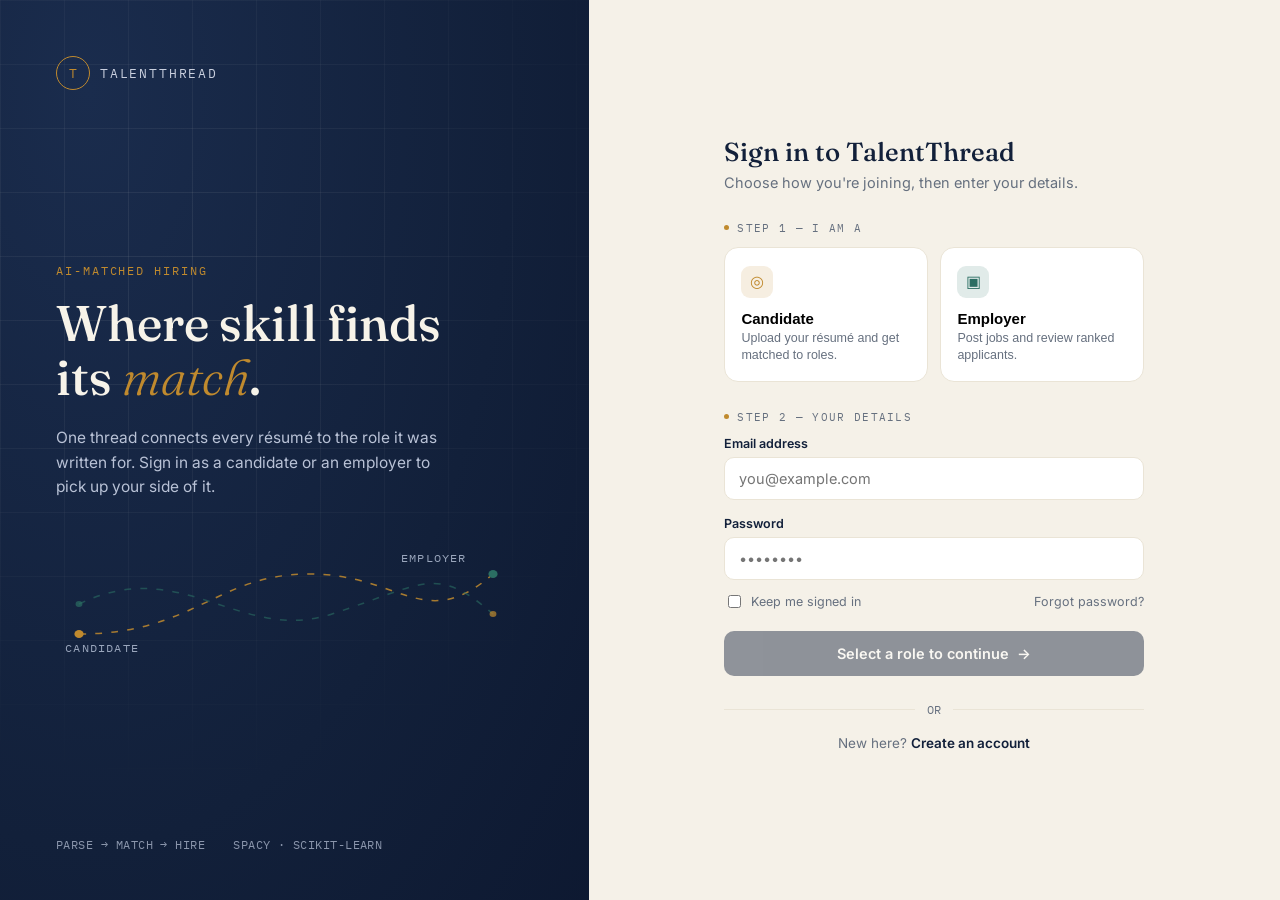
<file: index.html>
<!DOCTYPE html>
<html lang="en">

<head>
    <meta charset="UTF-8">
    <meta name="viewport" content="width=device-width, initial-scale=1.0">
    <title>TalentThread — Sign in</title>
    <link rel="preconnect" href="https://fonts.googleapis.com">
    <link rel="preconnect" href="https://fonts.gstatic.com" crossorigin>
    <link
        href="https://fonts.googleapis.com/css2?family=Fraunces:opsz,wght@9..144,300;9..144,500;9..144,600&family=Inter:wght@400;500;600&family=IBM+Plex+Mono:wght@400;500&display=swap"
        rel="stylesheet">
    <style>
        :root {
            --ink: #12203A;
            --ink-soft: #1B2C4C;
            --paper: #F5F1E8;
            --paper-dim: #EAE4D6;
            --gold: #C08A2E;
            --teal: #2B6E63;
            --slate: #66707F;
            --line: rgba(245, 241, 232, 0.14);
            --radius: 14px;
        }

        * {
            box-sizing: border-box;
        }

        html,
        body {
            height: 100%;
        }

        body {
            margin: 0;
            font-family: 'Inter', sans-serif;
            color: var(--ink);
            background: var(--paper);
            display: flex;
            min-height: 100vh;
        }

        a {
            color: inherit;
        }

        /* ---------- LEFT PANEL ---------- */
        .brand {
            position: relative;
            flex: 1 1 46%;
            background: radial-gradient(120% 140% at 15% 10%, #1A2C4D 0%, var(--ink) 60%, #0D1830 100%);
            color: var(--paper);
            padding: 56px 56px 48px;
            display: flex;
            flex-direction: column;
            justify-content: space-between;
            overflow: hidden;
            min-height: 100vh;
        }

        .brand::after {
            content: "";
            position: absolute;
            inset: 0;
            background-image:
                linear-gradient(var(--line) 1px, transparent 1px),
                linear-gradient(90deg, var(--line) 1px, transparent 1px);
            background-size: 64px 64px;
            mask-image: radial-gradient(circle at 30% 30%, black 0%, transparent 70%);
            pointer-events: none;
            opacity: .6;
        }

        .brand-top {
            position: relative;
            z-index: 2;
            display: flex;
            align-items: center;
            gap: 10px;
        }

        .brand-mark {
            width: 34px;
            height: 34px;
            border-radius: 50%;
            border: 1.5px solid var(--gold);
            display: flex;
            align-items: center;
            justify-content: center;
            font-family: 'IBM Plex Mono', monospace;
            font-size: 13px;
            color: var(--gold);
        }

        .brand-name {
            font-family: 'IBM Plex Mono', monospace;
            letter-spacing: .14em;
            font-size: 13px;
            text-transform: uppercase;
            color: #C9CFDE;
        }

        .hero {
            position: relative;
            z-index: 2;
            max-width: 460px;
            margin-top: auto;
            margin-bottom: auto;
        }

        .eyebrow {
            font-family: 'IBM Plex Mono', monospace;
            font-size: 12px;
            letter-spacing: .16em;
            text-transform: uppercase;
            color: var(--gold);
            margin: 0 0 18px;
        }

        .headline {
            font-family: 'Fraunces', serif;
            font-weight: 500;
            font-size: clamp(34px, 4vw, 50px);
            line-height: 1.08;
            margin: 0 0 22px;
            color: #F7F3E9;
        }

        .headline em {
            font-style: italic;
            color: var(--gold);
            font-weight: 300;
        }

        .sub {
            font-size: 15.5px;
            line-height: 1.6;
            color: #B9C2D6;
            max-width: 400px;
        }

        /* signature: matching thread */
        .thread-wrap {
            position: relative;
            z-index: 2;
            margin-top: 44px;
            height: 120px;
        }

        svg.thread {
            width: 100%;
            height: 100%;
            overflow: visible;
        }

        .thread-path {
            fill: none;
            stroke: var(--gold);
            stroke-width: 1.5;
            stroke-dasharray: 6 8;
            animation: dash 5s linear infinite;
            opacity: .85;
        }

        .thread-path.alt {
            stroke: var(--teal);
            animation-duration: 6.5s;
            animation-direction: reverse;
            opacity: .6;
        }

        @keyframes dash {
            to {
                stroke-dashoffset: -140;
            }
        }

        .node {
            transform-origin: center;
            animation: pulse 2.6s ease-in-out infinite;
        }

        .node.slow {
            animation-duration: 3.4s;
            animation-delay: .4s;
        }

        @keyframes pulse {

            0%,
            100% {
                transform: scale(1);
                opacity: 1;
            }

            50% {
                transform: scale(1.35);
                opacity: .7;
            }
        }

        .node-label {
            font-family: 'IBM Plex Mono', monospace;
            font-size: 10.5px;
            fill: #9AA6BC;
            letter-spacing: .06em;
        }

        .brand-bottom {
            position: relative;
            z-index: 2;
            display: flex;
            gap: 28px;
            font-family: 'IBM Plex Mono', monospace;
            font-size: 11.5px;
            color: #8B96AC;
            letter-spacing: .04em;
        }

        /* ---------- RIGHT PANEL ---------- */
        .panel {
            flex: 1 1 54%;
            display: flex;
            align-items: center;
            justify-content: center;
            padding: 48px 32px;
        }

        .card {
            width: 100%;
            max-width: 420px;
        }

        .card-head {
            margin-bottom: 30px;
        }

        .card-head h1 {
            font-family: 'Fraunces', serif;
            font-weight: 500;
            font-size: 26px;
            margin: 0 0 6px;
        }

        .card-head p {
            margin: 0;
            color: var(--slate);
            font-size: 14.5px;
        }

        .step-label {
            font-family: 'IBM Plex Mono', monospace;
            font-size: 11px;
            letter-spacing: .12em;
            text-transform: uppercase;
            color: var(--slate);
            margin: 0 0 12px;
            display: flex;
            align-items: center;
            gap: 8px;
        }

        .step-label .dot {
            width: 5px;
            height: 5px;
            border-radius: 50%;
            background: var(--gold);
        }

        /* role tiles */
        .roles {
            display: grid;
            grid-template-columns: 1fr 1fr;
            gap: 12px;
            margin-bottom: 28px;
        }

        .role {
            position: relative;
            border: 1.5px solid var(--paper-dim);
            background: #fff;
            border-radius: var(--radius);
            padding: 18px 16px 16px;
            cursor: pointer;
            text-align: left;
            transition: border-color .18s ease, box-shadow .18s ease, transform .18s ease;
        }

        .role:hover {
            transform: translateY(-2px);
        }

        .role .r-icon {
            width: 32px;
            height: 32px;
            border-radius: 9px;
            display: flex;
            align-items: center;
            justify-content: center;
            margin-bottom: 12px;
            font-size: 16px;
        }

        .role[data-role="candidate"] .r-icon {
            background: rgba(192, 138, 46, 0.14);
            color: var(--gold);
        }

        .role[data-role="employer"] .r-icon {
            background: rgba(43, 110, 99, 0.14);
            color: var(--teal);
        }

        .role h3 {
            margin: 0 0 3px;
            font-size: 15px;
            font-weight: 600;
        }

        .role p {
            margin: 0;
            font-size: 12.5px;
            color: var(--slate);
            line-height: 1.4;
        }

        .role.selected[data-role="candidate"] {
            border-color: var(--gold);
            box-shadow: 0 0 0 3px rgba(192, 138, 46, 0.14);
        }

        .role.selected[data-role="employer"] {
            border-color: var(--teal);
            box-shadow: 0 0 0 3px rgba(43, 110, 99, 0.14);
        }

        .role.selected::after {
            content: "✓";
            position: absolute;
            top: 12px;
            right: 12px;
            font-size: 11px;
            width: 18px;
            height: 18px;
            border-radius: 50%;
            display: flex;
            align-items: center;
            justify-content: center;
            color: #fff;
        }

        .role[data-role="candidate"].selected::after {
            background: var(--gold);
        }

        .role[data-role="employer"].selected::after {
            background: var(--teal);
        }

        /* form */
        .field {
            margin-bottom: 16px;
        }

        .field label {
            display: block;
            font-size: 12.5px;
            font-weight: 600;
            margin-bottom: 6px;
            color: var(--ink);
        }

        .field input {
            width: 100%;
            padding: 12px 14px;
            border-radius: 10px;
            border: 1.5px solid var(--paper-dim);
            background: #fff;
            font-family: 'Inter', sans-serif;
            font-size: 14.5px;
            color: var(--ink);
            outline: none;
            transition: border-color .15s ease;
        }

        .field input:focus {
            border-color: var(--ink);
        }

        .row-between {
            display: flex;
            align-items: center;
            justify-content: space-between;
            margin: -4px 0 20px;
        }

        .row-between a {
            font-size: 12.5px;
            color: var(--slate);
            text-decoration: none;
        }

        .row-between a:hover {
            color: var(--ink);
            text-decoration: underline;
        }

        .row-between label {
            font-size: 12.5px;
            color: var(--slate);
            display: flex;
            align-items: center;
            gap: 7px;
        }

        .continue-btn {
            width: 100%;
            padding: 14px 16px;
            border-radius: 10px;
            border: none;
            background: var(--ink);
            color: #fff;
            font-family: 'Inter', sans-serif;
            font-size: 14.5px;
            font-weight: 600;
            cursor: pointer;
            display: flex;
            align-items: center;
            justify-content: center;
            gap: 8px;
            transition: background .18s ease, opacity .18s ease;
        }

        .continue-btn:disabled {
            opacity: .45;
            cursor: not-allowed;
        }

        .continue-btn:not(:disabled):hover {
            background: #0B1730;
        }

        .continue-btn .arrow {
            transition: transform .18s ease;
        }

        .continue-btn:not(:disabled):hover .arrow {
            transform: translateX(3px);
        }

        .error-msg {
            display: none;
            font-size: 12.5px;
            color: #B3432B;
            margin: -6px 0 16px;
            font-family: 'IBM Plex Mono', monospace;
        }

        .error-msg.show {
            display: block;
        }

        .divider {
            display: flex;
            align-items: center;
            gap: 12px;
            margin: 26px 0 18px;
            color: var(--slate);
            font-size: 12px;
            font-family: 'IBM Plex Mono', monospace;
        }

        .divider::before,
        .divider::after {
            content: "";
            flex: 1;
            height: 1px;
            background: var(--paper-dim);
        }

        .switch-line {
            text-align: center;
            font-size: 13.5px;
            color: var(--slate);
        }

        .switch-line a {
            color: var(--ink);
            font-weight: 600;
            text-decoration: none;
        }

        .switch-line a:hover {
            text-decoration: underline;
        }

        @media (max-width: 880px) {
            body {
                flex-direction: column;
            }

            .brand {
                min-height: auto;
                padding: 36px 28px 30px;
            }

            .thread-wrap {
                height: 80px;
                margin-top: 24px;
            }

            .brand-bottom {
                display: none;
            }

            .panel {
                padding: 36px 24px 56px;
            }
        }

        @media (prefers-reduced-motion: reduce) {

            .thread-path,
            .node {
                animation: none !important;
            }
        }
    </style>
</head>

<body>

    <!-- LEFT: brand / signature -->
    <section class="brand">
        <div class="brand-top">
            <div class="brand-mark">T</div>
            <div class="brand-name">TalentThread</div>
        </div>

        <div class="hero">
            <p class="eyebrow">AI-matched hiring</p>
            <h1 class="headline">Where skill finds<br>its <em>match</em>.</h1>
            <p class="sub">One thread connects every résumé to the role it was written for. Sign in as a candidate or an
                employer to pick up your side of it.</p>

            <div class="thread-wrap">
                <svg class="thread" viewBox="0 0 400 120" preserveAspectRatio="none">
                    <path class="thread-path" d="M20,90 C120,90 140,30 220,30 S320,90 380,30" />
                    <path class="thread-path alt" d="M20,60 C110,10 160,100 240,70 S330,20 380,70" />
                    <circle class="node" cx="20" cy="90" r="4" fill="#C08A2E" />
                    <circle class="node slow" cx="380" cy="30" r="4" fill="#2B6E63" />
                    <circle class="node" cx="20" cy="60" r="3" fill="#2B6E63" opacity="0.7" />
                    <circle class="node slow" cx="380" cy="70" r="3" fill="#C08A2E" opacity="0.7" />
                    <text x="8" y="108" class="node-label">CANDIDATE</text>
                    <text x="300" y="18" class="node-label">EMPLOYER</text>
                </svg>
            </div>
        </div>

        <div class="brand-bottom">
            <span>PARSE → MATCH → HIRE</span>
            <span>SPACY · SCIKIT-LEARN</span>
        </div>
    </section>

    <!-- RIGHT: login + role select -->
    <section class="panel">
        <div class="card">
            <div class="card-head">
                <h1>Sign in to TalentThread</h1>
                <p>Choose how you're joining, then enter your details.</p>
            </div>

            <p class="step-label"><span class="dot"></span>Step 1 — I am a</p>
            <div class="roles" id="roles">
                <button type="button" class="role" data-role="candidate">
                    <div class="r-icon">◎</div>
                    <h3>Candidate</h3>
                    <p>Upload your résumé and get matched to roles.</p>
                </button>
                <button type="button" class="role" data-role="employer">
                    <div class="r-icon">▣</div>
                    <h3>Employer</h3>
                    <p>Post jobs and review ranked applicants.</p>
                </button>
            </div>

            <p class="step-label"><span class="dot"></span>Step 2 — Your details</p>
            <form id="login-form" novalidate>
                <div class="field">
                    <label for="email">Email address</label>
                    <input type="email" id="email" placeholder="you@example.com" autocomplete="email" required>
                </div>
                <div class="field">
                    <label for="password">Password</label>
                    <input type="password" id="password" placeholder="••••••••" autocomplete="current-password"
                        required>
                </div>
                <div class="row-between">
                    <label><input type="checkbox" id="remember"> Keep me signed in</label>
                    <a href="#">Forgot password?</a>
                </div>

                <p class="error-msg" id="error-msg">Select a role and fill in both fields to continue.</p>

                <button type="submit" class="continue-btn" id="continue-btn" disabled>
                    <span id="btn-label">Select a role to continue</span>
                    <span class="arrow">→</span>
                </button>
            </form>

            <div class="divider">OR</div>
            <p class="switch-line">New here? <a href="#">Create an account</a></p>
        </div>
    </section>

    <script>
        const roleButtons = document.querySelectorAll('.role');
        const form = document.getElementById('login-form');
        const continueBtn = document.getElementById('continue-btn');
        const btnLabel = document.getElementById('btn-label');
        const errorMsg = document.getElementById('error-msg');
        const emailInput = document.getElementById('email');
        const passwordInput = document.getElementById('password');

        let selectedRole = null;

        const destinations = {
            candidate: 'employee.html',
            employer: 'project.html'
        };

        roleButtons.forEach(btn => {
            btn.addEventListener('click', () => {
                roleButtons.forEach(b => b.classList.remove('selected'));
                btn.classList.add('selected');
                selectedRole = btn.dataset.role;
                errorMsg.classList.remove('show');
                updateButton();
            });
        });

        function updateButton() {
            if (selectedRole === 'candidate') {
                btnLabel.textContent = 'Continue as candidate';
            } else if (selectedRole === 'employer') {
                btnLabel.textContent = 'Continue as employer';
            } else {
                btnLabel.textContent = 'Select a role to continue';
            }
            continueBtn.disabled = !selectedRole;
        }

        form.addEventListener('submit', (e) => {
            e.preventDefault();

            if (!selectedRole || !emailInput.value.trim() || !passwordInput.value.trim()) {
                errorMsg.classList.add('show');
                return;
            }
            errorMsg.classList.remove('show');

            const target = destinations[selectedRole];
            const params = new URLSearchParams({
                email: emailInput.value.trim(),
                role: selectedRole
            });
            window.location.href = `${target}?${params.toString()}`;
        });
    </script>
</body>

</html>
</file>
